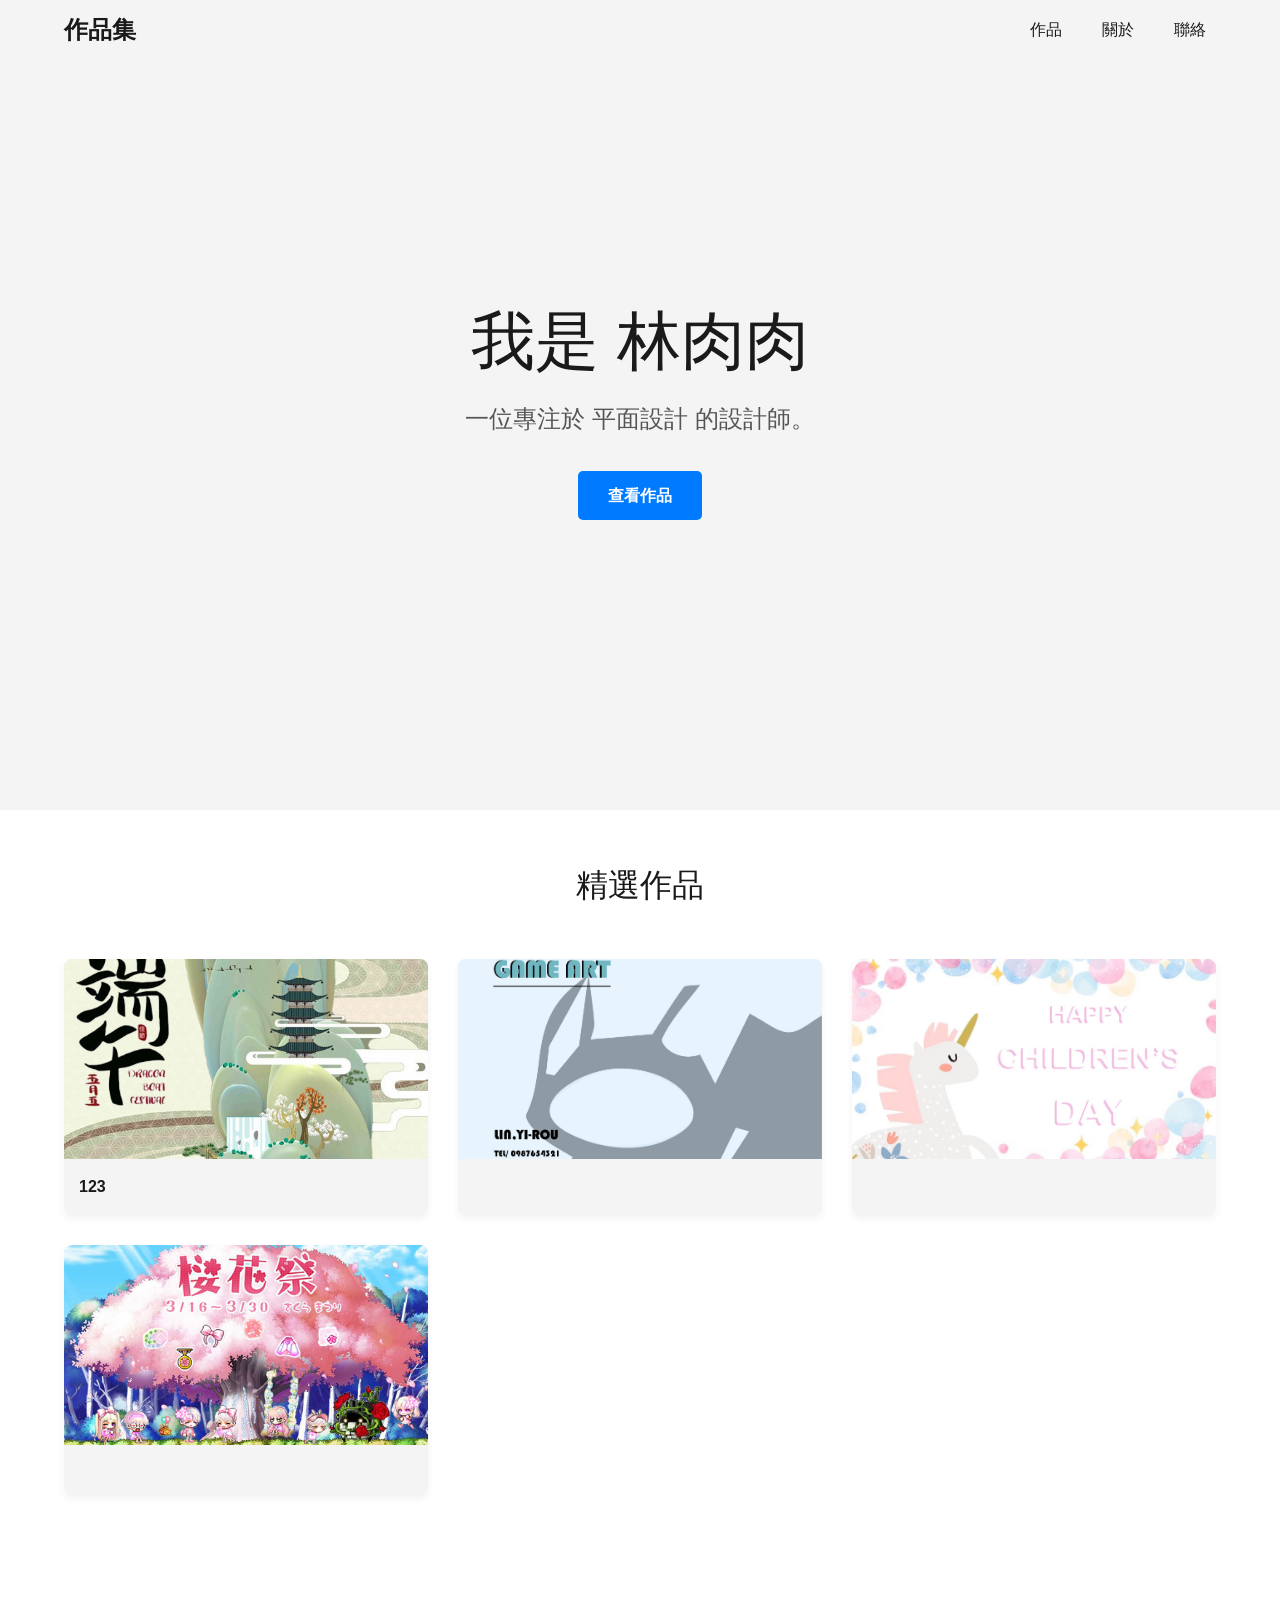
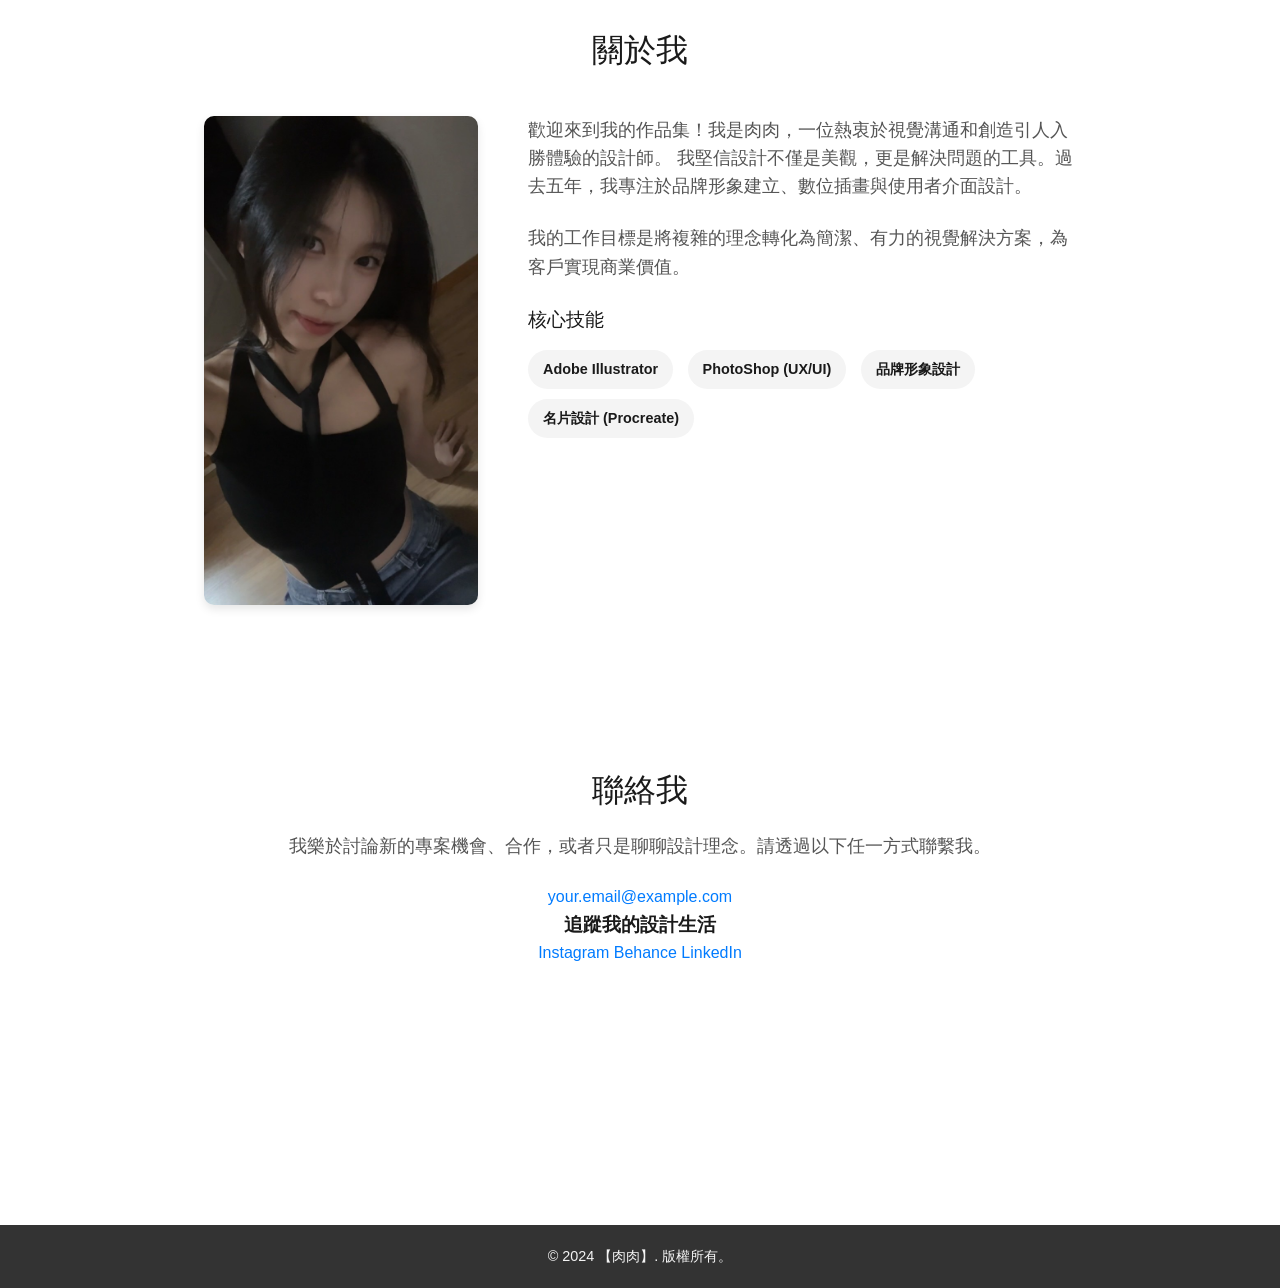
<file: index.html>
<!DOCTYPE html>
<html lang="zh-Hant">
<head>
    <meta charset="UTF-8">
    <meta name="viewport" content="width=device-width, initial-scale=1.0">
    <title> 肉肉作品集 </title>
    <link rel="stylesheet" href="css/styles.css"> 
</head>
<body>

    <header class="navbar">
        <div class="logo">作品集</div>
        <nav>
            <ul>
                <li><a href="#portfolio">作品</a></li>
                <li><a href="#about">關於</a></li>
                <li><a href="#contact">聯絡</a></li>
            </ul>
        </nav>
    </header>

    <section id="hero" class="hero-section">
        <h1>我是 林肉肉 </h1>
        <p>一位專注於 平面設計 的設計師。</p>
        <a href="#portfolio" class="cta-button">查看作品</a>
    </section>

    <section id="portfolio" class="portfolio-grid">
        <h2>精選作品</h2>
        <div class="grid-container">

    <a href="work-detail-1.html" class="portfolio-item reveal">
        <img src="images/work-1.jpg" alt="肉肉的作品">
        <p>123</p>
    </a>

    <a href="work-detail-2.html" class="portfolio-item reveal">
        <img src="images/work-2.jpg" alt="肉肉的作品">
        <p></p>
    </a>

    <a href="work-detail-3.html" class="portfolio-item reveal">
        <img src="images/work-3.jpg" alt="肉肉的作品">
        <p></p>
    </a>

    <a href="work-detail-4.html" class="portfolio-item reveal">
        <img src="images/work-4.jpg" alt="肉肉的作品">
        <p></p>
    </a>

</div>
            </div>
    </section>

    <section id="about" class="about-section">
    <h2>關於我</h2>
    
    <div class="about-container reveal">
        
        <div class="about-image">
            <img src="images/profile.jpg" alt="設計師個人照片"> 
        </div>

        <div class="about-content">
            <p>
                歡迎來到我的作品集！我是肉肉，一位熱衷於視覺溝通和創造引人入勝體驗的設計師。
                我堅信設計不僅是美觀，更是解決問題的工具。過去五年，我專注於品牌形象建立、數位插畫與使用者介面設計。
            </p>
            <p>
                我的工作目標是將複雜的理念轉化為簡潔、有力的視覺解決方案，為客戶實現商業價值。
            </p>

            <h3>核心技能</h3>
            <ul class="skill-list">
                <li>Adobe Illustrator</li>
                <li>PhotoShop (UX/UI)</li>
                <li>品牌形象設計</li>
                <li>名片設計 (Procreate)</li>
               
            </ul>
        </div>
    </div>
</section>

    <section id="contact" class="contact-section">
    <h2>聯絡我</h2>
    <p>
        我樂於討論新的專案機會、合作，或者只是聊聊設計理念。請透過以下任一方式聯繫我。
    </p>

    <div class="contact-details reveal">
        <div class="contact-item">
            <a href="mailto:your.email@example.com" class="contact-link email-link">
                your.email@example.com
            </a>
        </div>

        <div class="social-links">
            <h3>追蹤我的設計生活</h3>
            <a href="#" target="_blank" class="social-icon">Instagram</a>
            <a href="#" target="_blank" class="social-icon">Behance</a>
            <a href="#" target="_blank" class="social-icon">LinkedIn</a>
        </div>
    </div>
</section>
    <footer>
        <p>&copy; 2024 【肉肉】. 版權所有。</p>
    </footer>
    
</body>
</html>
</file>
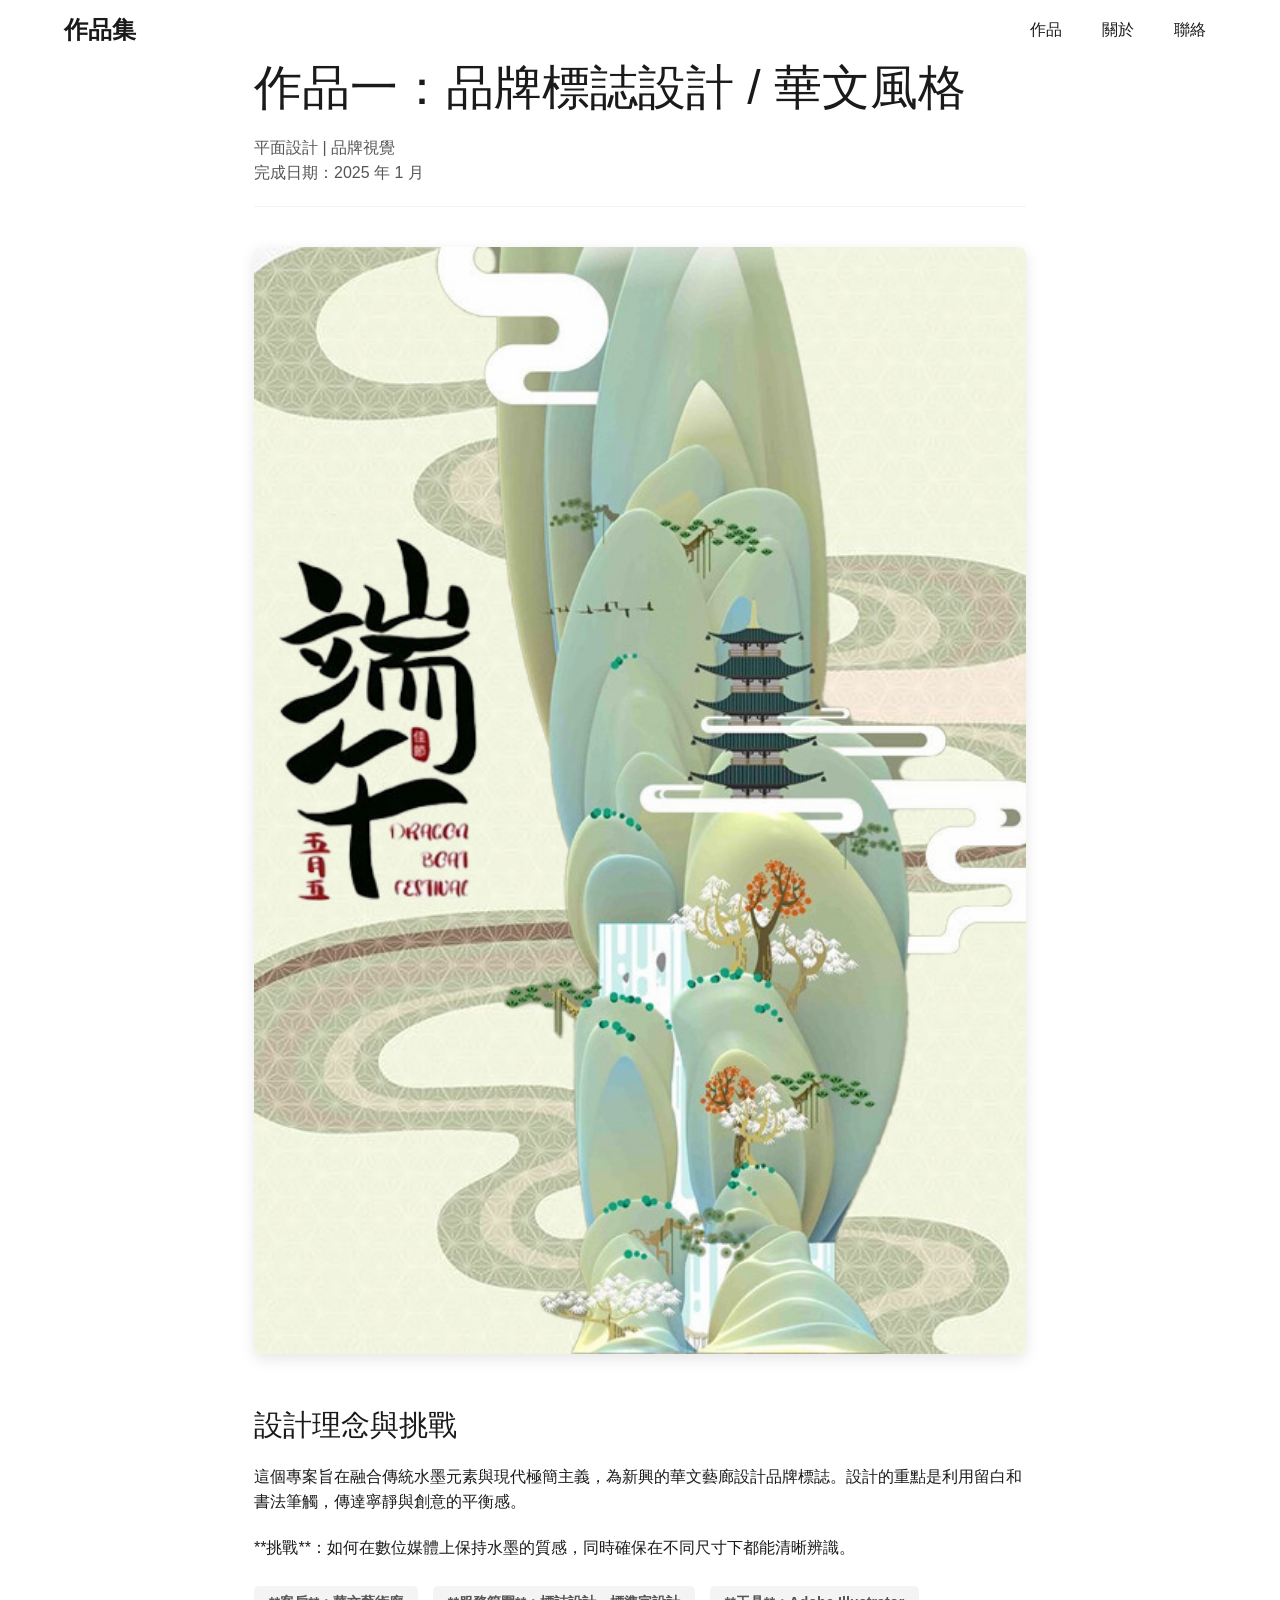
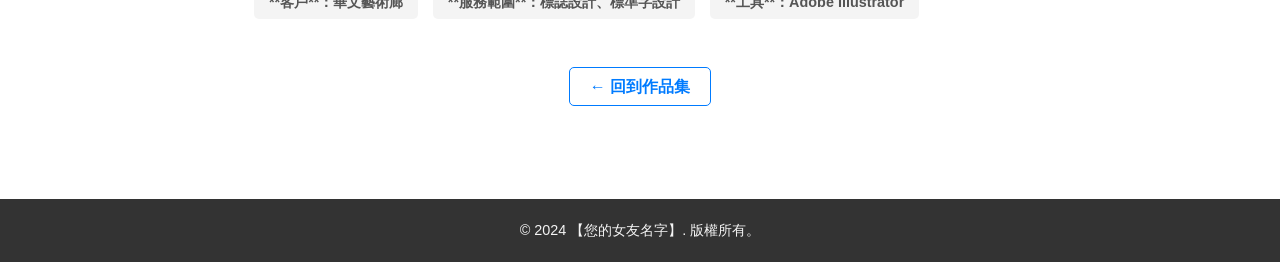
<file: work-detail-1.html>
<!DOCTYPE html>
<html lang="zh-Hant">
<head>
    <meta charset="UTF-8">
    <meta name="viewport" content="width=device-width, initial-scale=1.0">
    <title>作品細節 - 品牌標誌設計</title>
    <link rel="stylesheet" href="css/styles.css"> 
    <link rel="stylesheet" href="css/detail-styles.css"> 
</head>
<body>

    <header class="navbar">
        <div class="logo"><a href="index.html">作品集</a></div>
        <nav>
            <ul>
                <li><a href="index.html#portfolio">作品</a></li>
                <li><a href="index.html#about">關於</a></li>
                <li><a href="index.html#contact">聯絡</a></li>
            </ul>
        </nav>
    </header>

    <section class="work-detail-section">
        <div class="detail-header">
            <h1>作品一：品牌標誌設計 / 華文風格</h1>
            <p class="category">平面設計 | 品牌視覺</p>
            <p class="date">完成日期：2025 年 1 月</p>
        </div>

        <div class="main-image-container">
            <img src="images/work-1.jpg" alt="品牌標誌最終呈現圖">
        </div>

        <div class="project-summary">
            <h2>設計理念與挑戰</h2>
            <p>
                這個專案旨在融合傳統水墨元素與現代極簡主義，為新興的華文藝廊設計品牌標誌。設計的重點是利用留白和書法筆觸，傳達寧靜與創意的平衡感。
            </p>
            <p>
                **挑戰**：如何在數位媒體上保持水墨的質感，同時確保在不同尺寸下都能清晰辨識。
            </p>
            <ul>
                <li>**客戶**：華文藝術廊</li>
                <li>**服務範圍**：標誌設計、標準字設計</li>
                <li>**工具**：Adobe Illustrator</li>
            </ul>
        </div>
        
        <div class="detail-navigation">
            <a href="index.html#portfolio" class="back-button">← 回到作品集</a>
        </div>

    </section>

    <footer>
        <p>&copy; 2024 【您的女友名字】. 版權所有。</p>
    </footer>
    
</body>
</html>
</file>
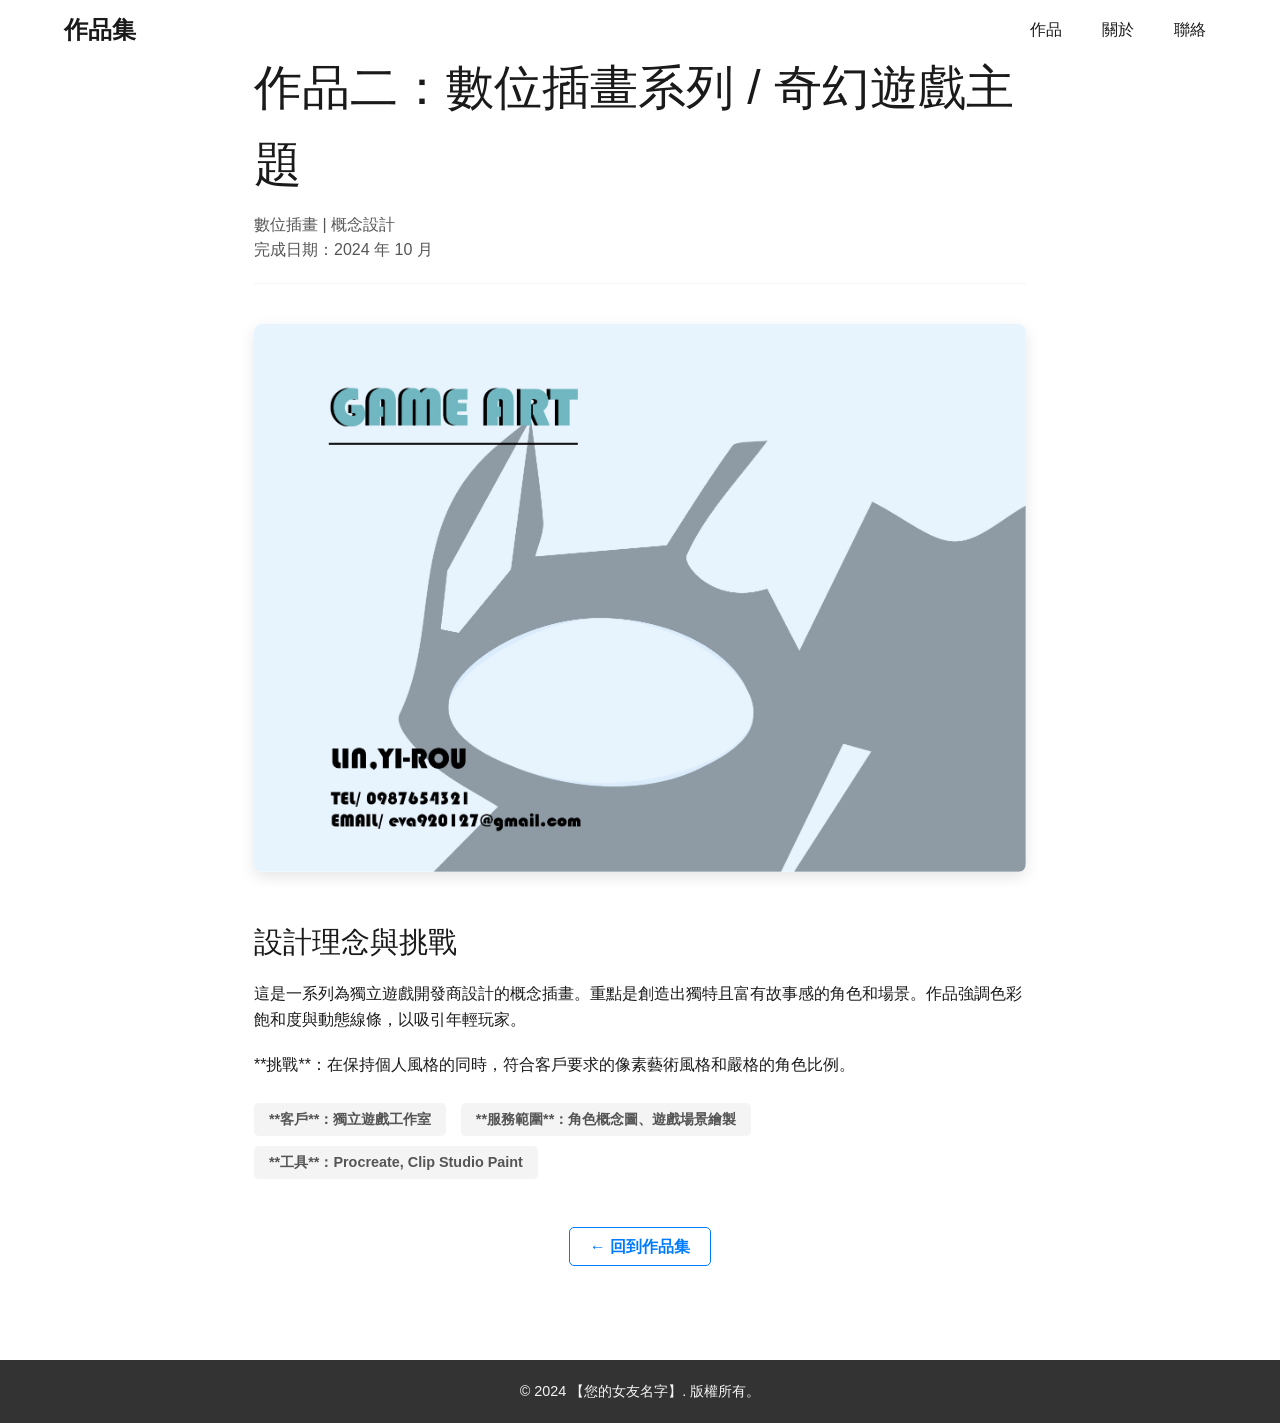
<file: work-detail-2.html>
<!DOCTYPE html>
<html lang="zh-Hant">
<head>
    <meta charset="UTF-8">
    <meta name="viewport" content="width=device-width, initial-scale=1.0">
    <title>作品細節 - 數位插畫系列</title>
    <link rel="stylesheet" href="css/styles.css"> 
    <link rel="stylesheet" href="css/detail-styles.css"> 
</head>
<body>

    <header class="navbar">
        <div class="logo"><a href="index.html">作品集</a></div>
        <nav>
            <ul>
                <li><a href="index.html#portfolio">作品</a></li>
                <li><a href="index.html#about">關於</a></li>
                <li><a href="index.html#contact">聯絡</a></li>
            </ul>
        </nav>
    </header>

    <section class="work-detail-section">
        <div class="detail-header">
            <h1>作品二：數位插畫系列 / 奇幻遊戲主題</h1>
            <p class="category">數位插畫 | 概念設計</p>
            <p class="date">完成日期：2024 年 10 月</p>
        </div>

        <div class="main-image-container">
            <img src="images/work-2.jpg" alt="奇幻遊戲角色設定圖">
        </div>

        <div class="project-summary">
            <h2>設計理念與挑戰</h2>
            <p>
                這是一系列為獨立遊戲開發商設計的概念插畫。重點是創造出獨特且富有故事感的角色和場景。作品強調色彩飽和度與動態線條，以吸引年輕玩家。
            </p>
            <p>
                **挑戰**：在保持個人風格的同時，符合客戶要求的像素藝術風格和嚴格的角色比例。
            </p>
            <ul>
                <li>**客戶**：獨立遊戲工作室</li>
                <li>**服務範圍**：角色概念圖、遊戲場景繪製</li>
                <li>**工具**：Procreate, Clip Studio Paint</li>
            </ul>
        </div>
        
        <div class="detail-navigation">
            <a href="index.html#portfolio" class="back-button">← 回到作品集</a>
        </div>

    </section>

    <footer>
        <p>&copy; 2024 【您的女友名字】. 版權所有。</p>
    </footer>
    
</body>
</html>
</file>
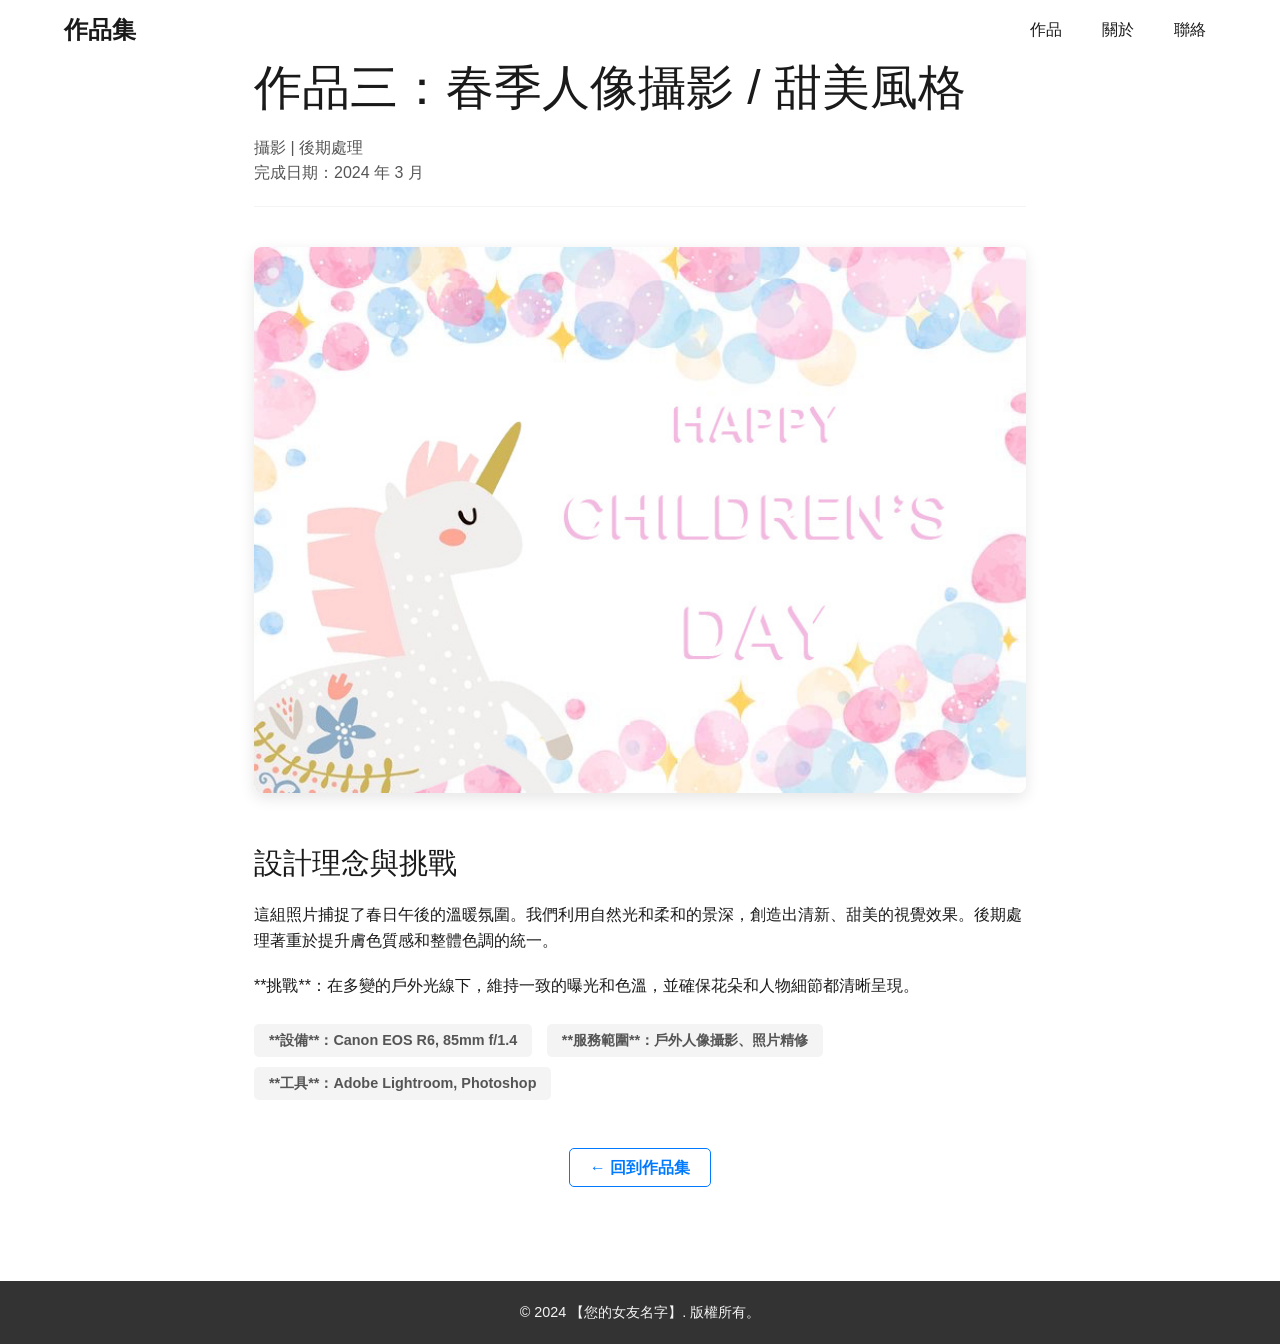
<file: work-detail-3.html>
<!DOCTYPE html>
<html lang="zh-Hant">
<head>
    <meta charset="UTF-8">
    <meta name="viewport" content="width=device-width, initial-scale=1.0">
    <title>作品細節 - 攝影作品集</title>
    <link rel="stylesheet" href="css/styles.css"> 
    <link rel="stylesheet" href="css/detail-styles.css"> 
</head>
<body>

    <header class="navbar">
        <div class="logo"><a href="index.html">作品集</a></div>
        <nav>
            <ul>
                <li><a href="index.html#portfolio">作品</a></li>
                <li><a href="index.html#about">關於</a></li>
                <li><a href="index.html#contact">聯絡</a></li>
            </ul>
        </nav>
    </header>

    <section class="work-detail-section">
        <div class="detail-header">
            <h1>作品三：春季人像攝影 / 甜美風格</h1>
            <p class="category">攝影 | 後期處理</p>
            <p class="date">完成日期：2024 年 3 月</p>
        </div>

        <div class="main-image-container">
            <img src="images/work-3.jpg" alt="春季人像攝影作品">
        </div>

        <div class="project-summary">
            <h2>設計理念與挑戰</h2>
            <p>
                這組照片捕捉了春日午後的溫暖氛圍。我們利用自然光和柔和的景深，創造出清新、甜美的視覺效果。後期處理著重於提升膚色質感和整體色調的統一。
            </p>
            <p>
                **挑戰**：在多變的戶外光線下，維持一致的曝光和色溫，並確保花朵和人物細節都清晰呈現。
            </p>
            <ul>
                <li>**設備**：Canon EOS R6, 85mm f/1.4</li>
                <li>**服務範圍**：戶外人像攝影、照片精修</li>
                <li>**工具**：Adobe Lightroom, Photoshop</li>
            </ul>
        </div>
        
        <div class="detail-navigation">
            <a href="index.html#portfolio" class="back-button">← 回到作品集</a>
        </div>

    </section>

    <footer>
        <p>&copy; 2024 【您的女友名字】. 版權所有。</p>
    </footer>
    
</body>
</html>
</file>
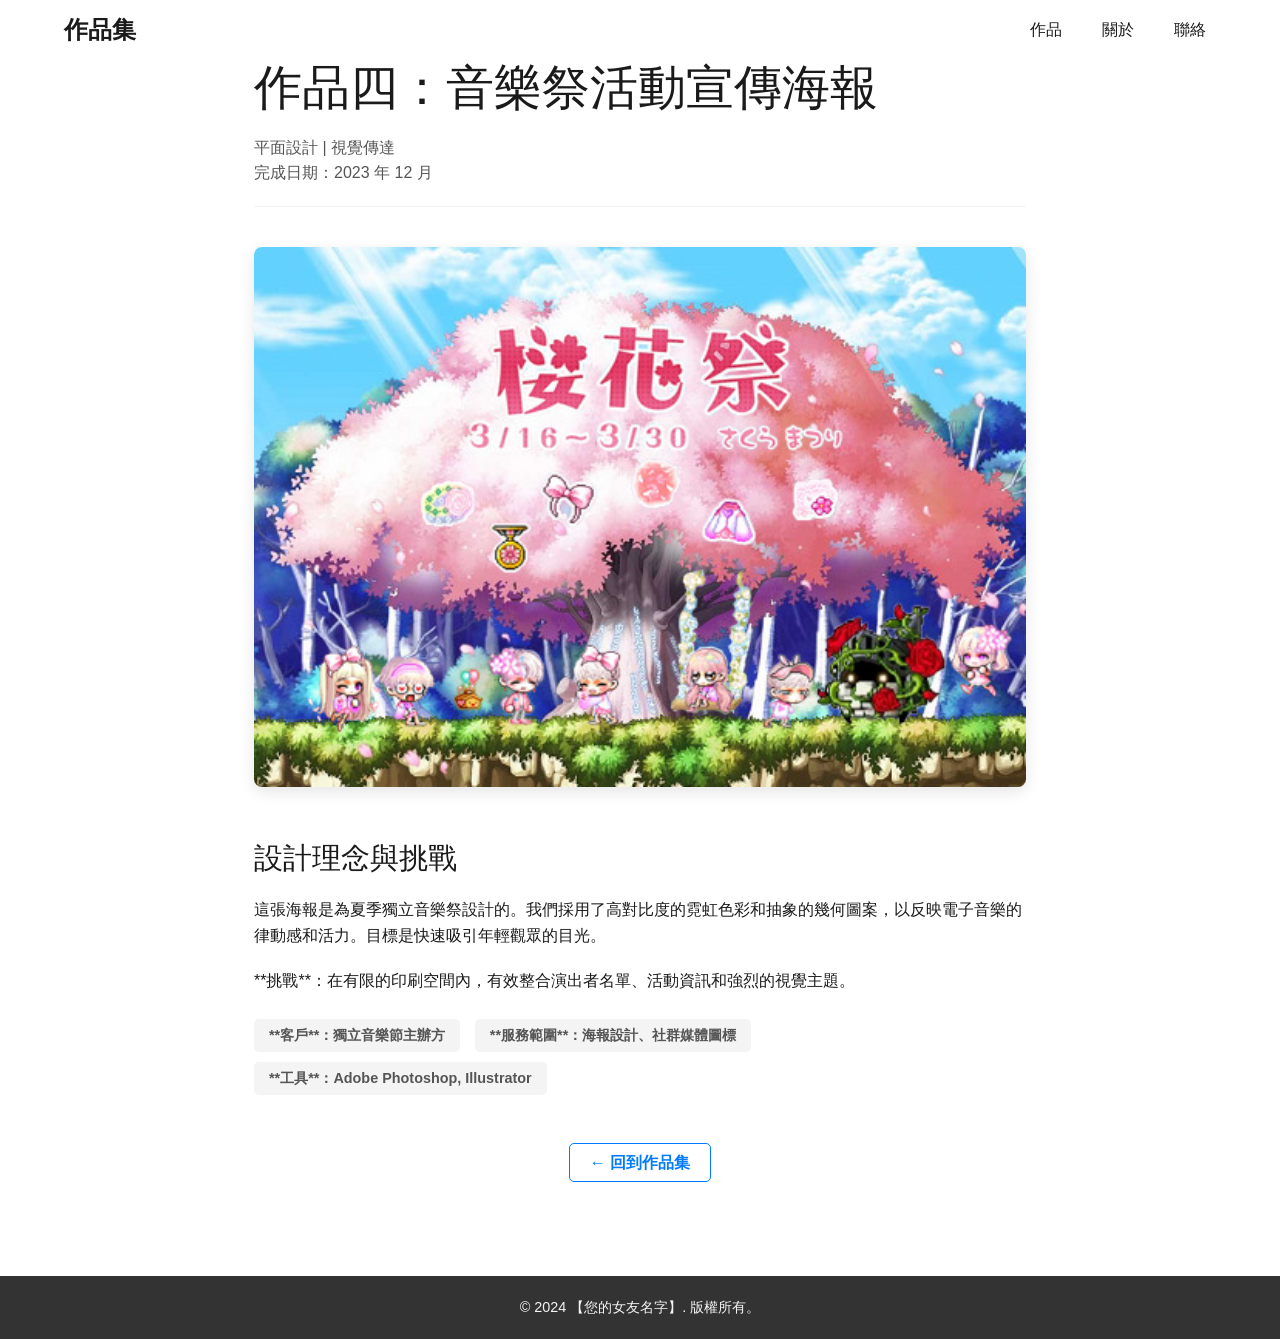
<file: work-detail-4.html>
<!DOCTYPE html>
<html lang="zh-Hant">
<head>
    <meta charset="UTF-8">
    <meta name="viewport" content="width=device-width, initial-scale=1.0">
    <title>作品細節 - 活動海報設計</title>
    <link rel="stylesheet" href="css/styles.css"> 
    <link rel="stylesheet" href="css/detail-styles.css"> 
</head>
<body>

    <header class="navbar">
        <div class="logo"><a href="index.html">作品集</a></div>
        <nav>
            <ul>
                <li><a href="index.html#portfolio">作品</a></li>
                <li><a href="index.html#about">關於</a></li>
                <li><a href="index.html#contact">聯絡</a></li>
            </ul>
        </nav>
    </header>

    <section class="work-detail-section">
        <div class="detail-header">
            <h1>作品四：音樂祭活動宣傳海報</h1>
            <p class="category">平面設計 | 視覺傳達</p>
            <p class="date">完成日期：2023 年 12 月</p>
        </div>

        <div class="main-image-container">
            <img src="images/work-4.jpg" alt="音樂祭宣傳海報">
        </div>

        <div class="project-summary">
            <h2>設計理念與挑戰</h2>
            <p>
                這張海報是為夏季獨立音樂祭設計的。我們採用了高對比度的霓虹色彩和抽象的幾何圖案，以反映電子音樂的律動感和活力。目標是快速吸引年輕觀眾的目光。
            </p>
            <p>
                **挑戰**：在有限的印刷空間內，有效整合演出者名單、活動資訊和強烈的視覺主題。
            </p>
            <ul>
                <li>**客戶**：獨立音樂節主辦方</li>
                <li>**服務範圍**：海報設計、社群媒體圖標</li>
                <li>**工具**：Adobe Photoshop, Illustrator</li>
            </ul>
        </div>
        
        <div class="detail-navigation">
            <a href="index.html#portfolio" class="back-button">← 回到作品集</a>
        </div>

    </section>

    <footer>
        <p>&copy; 2024 【您的女友名字】. 版權所有。</p>
    </footer>
    
</body>
</html>
</file>
<file: css/styles.css>
/*
====================================
1. 基礎設定 (Reset & Typography)
====================================
*/
:root {
    /* 定義顏色變數，方便未來修改 */
    --primary-color: #333;      /* 主要文字/背景色，深灰色 */
    --secondary-color: #f4f4f4;  /* 次要背景色，淺灰色 */
    --accent-color: #007BFF;     /* 強調色/按鈕色，藍色 (可替換成您女友喜歡的顏色!) */
    --text-color: #1a1a1a;       /* 主要文字顏色 */
    --light-text-color: #555;    /* 淺色文字 */
    --white-color: #fff;
    --font-family: 'Helvetica Neue', Arial, sans-serif; /* 選擇一個簡潔的字體 */
}

/* 移除瀏覽器預設的邊距和填充 */
* {
    margin: 0;
    padding: 0;
    box-sizing: border-box;
}

body {
    font-family: var(--font-family);
    line-height: 1.6;
    color: var(--text-color);
    background-color: var(--white-color);
    padding-top: 60px; /* 為了給固定導覽列騰出空間 */
}

/* 確保所有連結都沒有底線 */
a {
    text-decoration: none;
    color: var(--text-color);
}

/* 標題樣式 */
h1, h2 {
    margin-bottom: 1rem;
    font-weight: 300; /* 讓標題看起來更輕盈簡潔 */
}
h2 {
    font-size: 2rem;
}

/*
====================================
2. 導覽列 (Navbar)
====================================
*/
/*
====================================
2. 導覽列 (Navbar)
====================================
*/
.navbar {
    position: fixed; 
    top: 0;
    left: 0;
    width: 100%;
    height: 60px;
    /* 💡 備註：初始背景設為透明 */
    background: transparent; 
    /* 💡 備註：移除初始陰影，讓首屏更乾淨 */
    box-shadow: none; 
    display: flex;
    justify-content: space-between;
    align-items: center;
    padding: 0 5%;
    z-index: 1000;
    /* 💡 備註：增加過渡效果，讓變色更流暢 */
    transition: background 0.4s ease-in-out, box-shadow 0.4s ease-in-out;
}

/* 💡 備註：新增滾動後的樣式。JS會在滾動時為 .navbar 添加這個類別 */
.navbar.scrolled {
    background: var(--white-color); /* 滾動後變為白色實心背景 */
    box-shadow: 0 2px 4px rgba(0, 0, 0, 0.1); /* 滾動後添加陰影 */
}

/* 💡 備註：在 body 上方 padding-top 設為 0，因為 navbar 初始是透明的，內容可以頂上去 */
body {
    font-family: var(--font-family);
    line-height: 1.6;
    color: var(--text-color);
    background-color: var(--white-color);
    padding-top: 0; /* <--- 這裡改為 0 */
}

.logo {
    font-size: 1.5rem;
    font-weight: 700;
}

.navbar ul {
    list-style: none;
    display: flex;
}

.navbar ul li {
    margin-left: 20px;
}

.navbar ul li a {
    font-weight: 500;
    padding: 5px 10px;
    transition: color 0.3s;
}

.navbar ul li a:hover {
    color: var(--accent-color); /* 滑鼠懸停效果 */
}

/*
====================================
3. 區塊通用樣式 (Section General)
====================================
*/
section {
    padding: 50px 5%;
    text-align: center;
    min-height: 60vh; /* 讓每個區塊至少佔螢幕高度的一大部分 */
}

/*
====================================
4. 英雄區塊 (Hero Section)
====================================
*/
.hero-section {
    display: flex;
    flex-direction: column;
    justify-content: center;
    align-items: center;
    height: 90vh; /* 讓它佔據大部分螢幕 */
    background: var(--secondary-color); /* 淺灰色背景 */
    padding: 0 10%;
}

.hero-section h1 {
    font-size: 4rem;
    margin-bottom: 0.5rem;
}

.hero-section p {
    font-size: 1.5rem;
    color: var(--light-text-color);
    margin-bottom: 2rem;
}

.cta-button {
    background-color: var(--accent-color);
    color: var(--white-color);
    padding: 12px 30px;
    border-radius: 5px;
    font-weight: 600;
    text-transform: uppercase;
    transition: background-color 0.3s, transform 0.2s;
}

.cta-button:hover {
    background-color: #0056b3; /* 點擊後變深一點 */
    transform: translateY(-2px);
}

/*
====================================
5. 作品集網格 (Portfolio Grid)
====================================
*/
.portfolio-grid {
    background: var(--white-color);
}

.grid-container {
    display: grid;
    /* 註釋：使用 CSS Grid，設定三欄，每欄自動平均分配空間 */
    grid-template-columns: repeat(auto-fit, minmax(300px, 1fr)); 
    gap: 30px; /* 網格間距 */
    margin-top: 3rem;
}

.portfolio-item {
    background: var(--secondary-color);
    padding: 0;
    border-radius: 8px;
    overflow: hidden; 
    box-shadow: 0 4px 8px rgba(0, 0, 0, 0.05);
    cursor: pointer;
    transition: transform 0.3s ease-in-out;
    display: block; /* 讓 <a> 像一個區塊元素 */
    min-height: 250px; /* 給一個最小高度，即使沒有圖片也能看到框架 */
}

.portfolio-item:hover {
    transform: translateY(-5px); /* 滑鼠懸停時上移，增加互動感 */
    box-shadow: 0 8px 16px rgba(0, 0, 0, 0.1);
}

.portfolio-item img {
    width: 100%;
    /* 註釋：設置一個圖片高度，以確保網格排版一致，可根據實際圖片調整 */
    height: 200px; 
    object-fit: cover; /* 確保圖片能填滿空間 */
    display: block;
}

.portfolio-item p {
    padding: 15px;
    font-weight: 600;
    text-align: left;
    color: var(--text-color);
}

/*
====================================
6. 關於與聯絡 (About & Contact) 基礎樣式
====================================
*/
.about-section, .contact-section {
    max-width: 1000px; /* 增加最大寬度 */
    margin: 0 auto; /* 區塊置中 */
    padding: 80px 5%;
}

.about-section p, .contact-section p {
    font-size: 1.1rem;
    color: var(--light-text-color);
    margin-bottom: 1.5rem;
}

.contact-section a {
    color: var(--accent-color);
    font-weight: 500;
}

/*
====================================
7. 頁腳 (Footer)
====================================
*/
footer {
    background: var(--primary-color);
    color: var(--secondary-color);
    text-align: center;
    padding: 20px 5%;
    font-size: 0.9rem;
    
}

/*
====================================
8. 關於我區塊 (About Section) 優化
====================================
*/

/* 註釋：About 區塊的總容器，用於啟動 Grid 佈局 */
.about-container {
    display: grid;
    /* 註釋：設定兩欄佈局，照片佔 1 份空間，內容佔 2 份空間 */
    grid-template-columns: 1fr 2fr; 
    gap: 50px; /* 欄位間距 */
    margin-top: 40px;
    text-align: left; /* 讓內容靠左對齊 */
}

/* 圖片容器樣式 (用於置中圖片) */
.about-image {
    /* 註釋：讓圖片在它的欄位中水平置中 */
    display: flex;
    justify-content: center;
    align-items: flex-start; /* 讓圖片從頂部開始對齊 */
}

/* 圖片樣式 - 關鍵：控制圖片大小 */
.about-image img {
    width: 100%;
    max-width: 300px; /* 註釋：【圖片最大寬度設定】此處設為 300px，可調整 */
    height: auto;
    border-radius: 10px; 
    object-fit: cover;
    box-shadow: 0 4px 10px rgba(0, 0, 0, 0.1);
}

/* 技能標題 */
.about-content h3 {
    margin-top: 20px;
    margin-bottom: 10px;
    font-weight: 500;
}

/* 技能列表樣式 */
.skill-list {
    list-style: none;
    padding: 0;
    margin: 0;
}

/* 技能項目樣式 */
.skill-list li {
    display: inline-block; /* 註釋：讓技能標籤並排顯示 */
    background-color: var(--secondary-color); 
    color: var(--text-color);
    padding: 8px 15px;
    margin: 5px 10px 5px 0;
    border-radius: 20px; /* 註釋：圓角膠囊形狀 */
    font-size: 0.9rem;
    font-weight: 600;
    transition: background-color 0.3s;
}

.skill-list li:hover {
    background-color: var(--accent-color); /* 懸停時強調色 */
    color: var(--white-color);
}


/*
====================================
9. 響應式設計 (Responsive Design)
====================================
*/
@media (max-width: 768px) {
    /* 英雄區塊 */
    .hero-section h1 {
        font-size: 3rem;
    }
    .hero-section p {
        font-size: 1.2rem;
    }

    /* 導覽列 */
    .navbar {
        padding: 0 5%;
    }
    .navbar ul li {
        margin-left: 10px;
    }

    /* 作品集網格 */
    /* 註釋：在小螢幕上，讓每個作品佔滿一整欄 */
    .grid-container {
        grid-template-columns: 1fr;
    }
    
    /* 關於我區塊 (手機版) */
    /* 註釋：在小螢幕上，將兩欄佈局改為單欄堆疊，讓內容垂直排列 */
    .about-container {
        grid-template-columns: 1fr; /* 單一欄位 */
        gap: 30px; 
    }
    /* 讓手機上的圖片置中並限制寬度 */
    .about-image {
        text-align: center;
        /* 註釋：清除 display:flex，使用傳統的 text-align 置中 */
        display: block; 
    }
    .about-image img {
        max-width: 60%; /* 註釋：手機上限制最大寬度為其父容器的 60% */
        margin: 0 auto; 
    }
    /*
====================================
9. 聯絡我區塊 (Contact Section) 優化
====================================
*/

/* 註釋：聯絡區塊的樣式，使其內容區塊更集中 */
.contact-section {
    padding: 80px 5%;
}

.contact-section h2 {
    margin-bottom: 30px;
}

.contact-details {
    max-width: 600px; /* 限制聯繫細節區塊的寬度 */
    margin: 0 auto;
}

/* 電子郵件連結樣式 */
.email-link {
    display: inline-block;
    font-size: 1.8rem;
    font-weight: 700;
    color: var(--accent-color); /* 註釋：使用強調色突顯 Email */
    padding: 10px 20px;
    border: 2px solid var(--accent-color);
    border-radius: 8px;
    margin: 20px 0 40px 0;
    transition: all 0.3s;
}

.email-link:hover {
    background-color: var(--accent-color);
    color: var(--white-color);
    box-shadow: 0 4px 8px rgba(0, 0, 0, 0.1);
}

/* 社群媒體連結樣式 */
.social-links h3 {
    font-weight: 500;
    font-size: 1.2rem;
    margin-bottom: 15px;
    color: var(--light-text-color);
}

.social-icon {
    display: inline-block;
    font-size: 1rem;
    font-weight: 600;
    color: var(--text-color);
    padding: 10px 20px;
    margin: 5px;
    border: 1px solid var(--secondary-color);
    border-radius: 20px;
    transition: background-color 0.3s, color 0.3s;
}

.social-icon:hover {
    background-color: var(--primary-color);
    color: var(--white-color);
}

/* 媒體查詢：手機適應 */
@media (max-width: 768px) {
    .email-link {
        font-size: 1.4rem; /* 註釋：手機上縮小 Email 字體 */
        padding: 8px 15px;
    }
}
/*
====================================
11. 滾動淡入動畫 (Scroll Reveal CSS)
====================================
*/

/* 註釋：定義所有準備淡入的元素初始狀態 */
.reveal {
    opacity: 0; /* 初始完全透明 (隱藏) */
    transform: translateY(20px); /* 初始位置比最終位置低 20px */
    transition: opacity 0.6s ease-out, transform 0.6s ease-out; /* 註釋：設定動畫效果，持續 0.6 秒 */
    transition-delay: 0.1s; /* 稍微延遲一下 */
}

/* 註釋：當元素進入可視範圍時，JS 會為其加上這個類別 */
.reveal.active {
    opacity: 1; /* 變成完全不透明 (顯示) */
    transform: translateY(0); /* 移動到最終位置 */
}
}
</file>
<file: css/detail-styles.css>
/*
====================================
細節頁面專屬樣式 (Detail Page Styles)
====================================
*/

.work-detail-section {
    max-width: 900px; /* 限制內容寬度，讓閱讀更舒適 */
    margin: 50px auto 100px auto; /* 垂直間距和水平置中 */
    padding: 0 5%;
    text-align: left; /* 內容改為靠左對齊 */
}

/* 標題區塊 */
.detail-header {
    margin-bottom: 30px;
    padding-bottom: 20px;
    border-bottom: 1px solid var(--secondary-color);
}

.detail-header h1 {
    font-size: 3rem;
    font-weight: 500;
    margin-bottom: 0.5rem;
}

.detail-header .category, .detail-header .date {
    font-size: 1rem;
    color: var(--light-text-color);
}

/* 主要圖片 */
.main-image-container {
    margin: 40px 0;
}

.main-image-container img {
    width: 100%;
    height: auto;
    border-radius: 8px;
    box-shadow: 0 5px 15px rgba(0, 0, 0, 0.1); /* 讓圖片更突出 */
}

/* 專案概述 */
.project-summary h2 {
    font-size: 1.8rem;
    margin-top: 2rem;
    margin-bottom: 1rem;
}

.project-summary p {
    margin-bottom: 20px;
}

.project-summary ul {
    list-style: none;
    padding-left: 0;
    margin-top: 20px;
}

.project-summary li {
    background: var(--secondary-color);
    display: inline-block;
    padding: 5px 15px;
    margin: 5px 10px 5px 0;
    border-radius: 5px;
    font-size: 0.9rem;
    font-weight: 600;
    color: var(--light-text-color);
}

/* 附加圖片 */
.additional-images img {
    width: 100%;
    height: auto;
    margin-bottom: 20px;
    border-radius: 5px;
}

.additional-images .image-caption {
    font-style: italic;
    font-size: 0.9rem;
    color: var(--light-text-color);
    margin-bottom: 40px;
    text-align: center;
}

/* 底部導航 */
.detail-navigation {
    text-align: center;
    margin-top: 50px;
}

.back-button {
    color: var(--accent-color);
    font-weight: 600;
    padding: 10px 20px;
    border: 1px solid var(--accent-color);
    border-radius: 5px;
    transition: background-color 0.3s;
}

.back-button:hover {
    background-color: var(--accent-color);
    color: var(--white-color);
}

/* 手機適應 */
@media (max-width: 768px) {
    .work-detail-section {
        margin-top: 20px;
    }
    .detail-header h1 {
        font-size: 2rem;
    }
}
</file>
